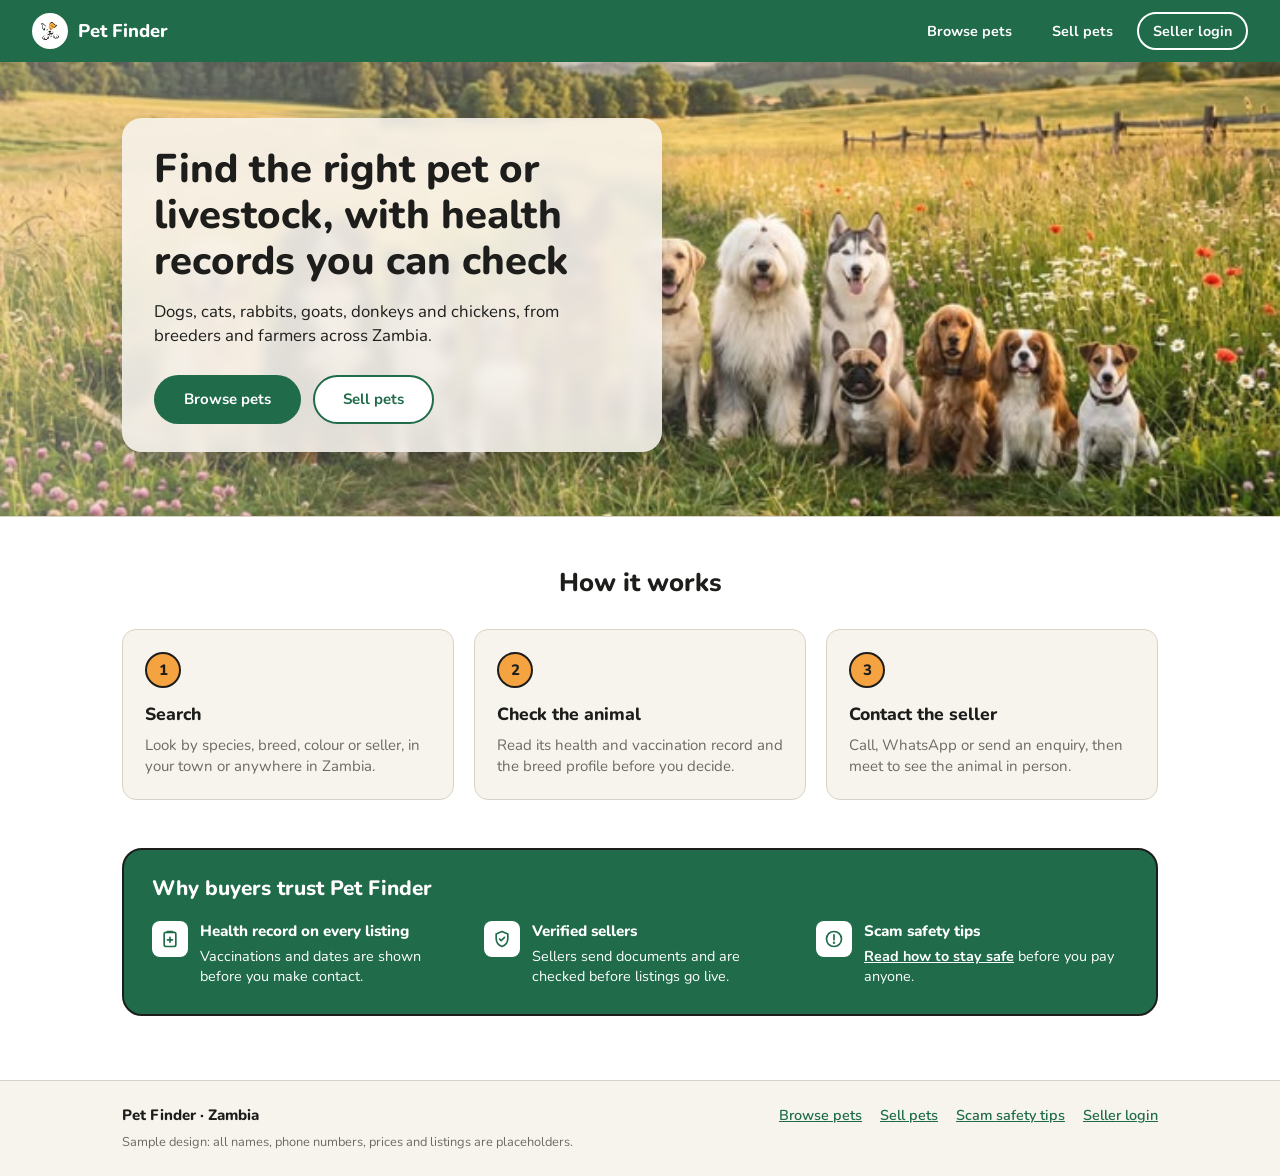
<file: src/main/resources/public/index.html>
<!DOCTYPE html>
<html lang="en">
<head>
  <meta charset="UTF-8">
  <meta name="viewport" content="width=device-width, initial-scale=1.0">
  <title>Pet Finder | Pets and livestock with health records</title>
  <link rel="preconnect" href="https://fonts.googleapis.com">
  <link rel="preconnect" href="https://fonts.gstatic.com" crossorigin>
  <link href="https://fonts.googleapis.com/css2?family=Nunito:wght@400;600;700;800&display=swap" rel="stylesheet">
  <link rel="stylesheet" href="css/styles.css">
</head>
<body>

  <header class="site-header">
    <a class="brand" href="index.html">
      <img src="images/pet-finder-logo.jpeg" alt="" class="brand-logo">
      <span>Pet Finder</span>
    </a>
    <nav class="site-nav" aria-label="Main">
      <a href="browse.html" class="nav-link">Browse pets</a>
      <a href="seller-signup.html" class="nav-link">Sell pets</a>
      <a href="seller-login.html" class="nav-link nav-link-outline">Seller login</a>
    </nav>
  </header>

  <main>
    <section class="hero">
      <div class="hero-inner">
        <div class="hero-panel">
          <h1 class="hero-title">Find the right pet or livestock, with health records you can check</h1>
          <p class="hero-intro">Dogs, cats, rabbits, goats, donkeys and chickens, from breeders and farmers across Zambia.</p>
          <div class="hero-actions">
            <a href="browse.html" class="btn btn-primary btn-large">Browse pets</a>
            <a href="seller-signup.html" class="btn btn-outline btn-large">Sell pets</a>
          </div>
        </div>
      </div>
    </section>

    <section class="page section" aria-labelledby="how-heading">
      <h2 id="how-heading" class="section-title">How it works</h2>
      <ol class="steps">
        <li class="step">
          <span class="step-number" aria-hidden="true">1</span>
          <h3 class="step-title">Search</h3>
          <p>Look by species, breed, colour or seller, in your town or anywhere in Zambia.</p>
        </li>
        <li class="step">
          <span class="step-number" aria-hidden="true">2</span>
          <h3 class="step-title">Check the animal</h3>
          <p>Read its health and vaccination record and the breed profile before you decide.</p>
        </li>
        <li class="step">
          <span class="step-number" aria-hidden="true">3</span>
          <h3 class="step-title">Contact the seller</h3>
          <p>Call, WhatsApp or send an enquiry, then meet to see the animal in person.</p>
        </li>
      </ol>

      <div class="trust" aria-labelledby="trust-heading">
        <h2 id="trust-heading" class="trust-title">Why buyers trust Pet Finder</h2>
        <ul class="trust-list">
          <li class="trust-item">
            <span class="trust-icon" aria-hidden="true">
              <svg width="20" height="20" viewBox="0 0 24 24" fill="none" stroke="currentColor" stroke-width="2" stroke-linecap="round" stroke-linejoin="round"><rect x="5" y="4" width="14" height="17" rx="2"/><path d="M9 4V3h6v1"/><path d="M12 10v6M9 13h6"/></svg>
            </span>
            <div>
              <h3 class="trust-item-title">Health record on every listing</h3>
              <p>Vaccinations and dates are shown before you make contact.</p>
            </div>
          </li>
          <li class="trust-item">
            <span class="trust-icon" aria-hidden="true">
              <svg width="20" height="20" viewBox="0 0 24 24" fill="none" stroke="currentColor" stroke-width="2" stroke-linecap="round" stroke-linejoin="round"><path d="M12 3l7 3v5c0 4.5-3 8.5-7 10-4-1.5-7-5.5-7-10V6z"/><path d="M9 12l2 2 4-4"/></svg>
            </span>
            <div>
              <h3 class="trust-item-title">Verified sellers</h3>
              <p>Sellers send documents and are checked before listings go live.</p>
            </div>
          </li>
          <li class="trust-item">
            <span class="trust-icon" aria-hidden="true">
              <svg width="20" height="20" viewBox="0 0 24 24" fill="none" stroke="currentColor" stroke-width="2" stroke-linecap="round"><circle cx="12" cy="12" r="9"/><path d="M12 7v6"/><circle cx="12" cy="16.5" r="0.5" fill="currentColor"/></svg>
            </span>
            <div>
              <h3 class="trust-item-title">Scam safety tips</h3>
              <p><a href="scam-safety.html">Read how to stay safe</a> before you pay anyone.</p>
            </div>
          </li>
        </ul>
      </div>
    </section>
  </main>

  <footer class="site-footer">
    <div class="footer-inner">
      <p class="footer-brand">Pet Finder · Zambia</p>
      <nav class="footer-nav" aria-label="Footer">
        <a href="browse.html">Browse pets</a>
        <a href="seller-signup.html">Sell pets</a>
        <a href="scam-safety.html">Scam safety tips</a>
        <a href="seller-login.html">Seller login</a>
      </nav>
      <p class="footer-note">Sample design: all names, phone numbers, prices and listings are placeholders.</p>
    </div>
  </footer>

</body>
</html>
</file>
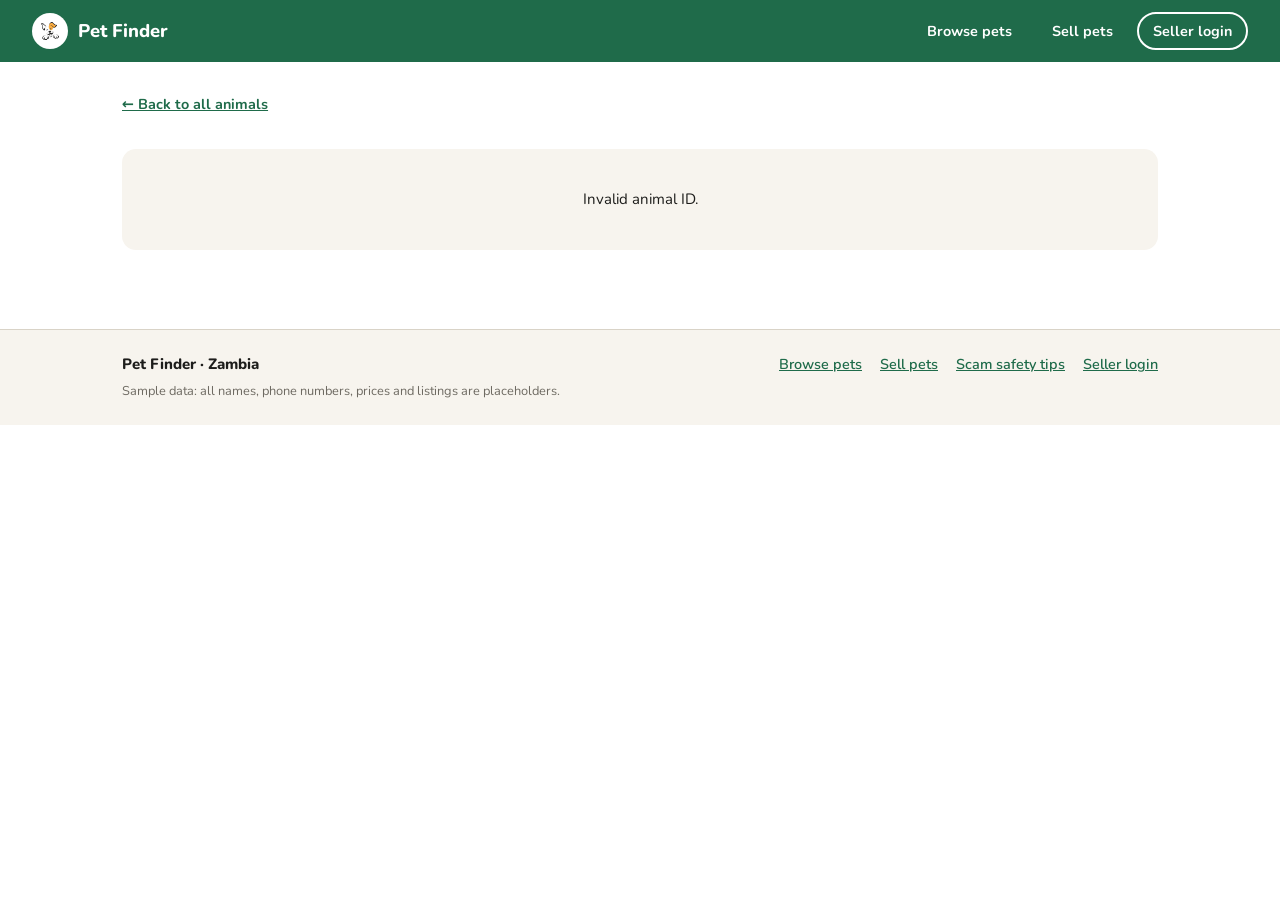
<file: src/main/resources/public/animal.html>
<!DOCTYPE html>
<html lang="en">
<head>
  <meta charset="UTF-8">
  <meta name="viewport" content="width=device-width, initial-scale=1.0">
  <title>Animal details | Pet Finder</title>
  <link rel="preconnect" href="https://fonts.googleapis.com">
  <link rel="preconnect" href="https://fonts.gstatic.com" crossorigin>
  <link href="https://fonts.googleapis.com/css2?family=Nunito:wght@400;600;700;800&display=swap" rel="stylesheet">
  <link rel="stylesheet" href="css/styles.css">
</head>
<body>

  <header class="site-header">
    <a class="brand" href="index.html">
      <img src="images/pet-finder-logo.jpeg" alt="" class="brand-logo">
      <span>Pet Finder</span>
    </a>
    <nav class="site-nav" aria-label="Main">
      <a href="browse.html" class="nav-link">Browse pets</a>
      <a href="seller-signup.html" class="nav-link">Sell pets</a>
      <a href="seller-login.html" class="nav-link nav-link-outline">Seller login</a>
    </nav>
  </header>

  <main class="page">
    <a href="browse.html" class="back-link">← Back to all animals</a>

    <!-- Shown while loading, or if the animal can't be found -->
    <p class="detail-message" id="detail-message">Loading animal…</p>

    <div id="detail" hidden>
      <div class="detail-top">
        <div class="detail-photo" id="detail-photo">
          <img id="animal-photo" alt="">
          <span class="card-placeholder" aria-hidden="true">🐾</span>
        </div>

        <div class="detail-info">
          <div class="detail-heading">
            <h1 class="detail-name" id="animal-name"></h1>
            <span class="tag tag-dot" id="status-badge"></span>
          </div>
          <p class="detail-price" id="animal-price"></p>

          <!-- Shown only when the animal is Reserved or Rehomed -->
          <div class="status-notice" id="status-notice" role="status" hidden></div>

          <dl class="fact-boxes">
            <div class="fact-box"><dt>Breed</dt><dd id="fact-breed"></dd></div>
            <div class="fact-box"><dt>Species</dt><dd id="fact-species"></dd></div>
            <div class="fact-box"><dt>Colour</dt><dd id="fact-colour"></dd></div>
            <div class="fact-box"><dt>Age group</dt><dd id="fact-age"></dd></div>
            <div class="fact-box"><dt>Sex</dt><dd id="fact-sex"></dd></div>
            <div class="fact-box" id="fact-quantity-box" hidden><dt>Available</dt><dd id="fact-quantity"></dd></div>
          </dl>

          <section class="panel" aria-labelledby="health-heading">
            <h2 class="panel-title" id="health-heading">
              <span class="panel-icon" aria-hidden="true">
                <svg width="18" height="18" viewBox="0 0 24 24" fill="none" stroke="currentColor" stroke-width="2" stroke-linecap="round" stroke-linejoin="round"><rect x="5" y="4" width="14" height="17" rx="2"/><path d="M9 4V3h6v1"/><path d="M12 10v6M9 13h6"/></svg>
              </span>
              Health and vaccination record
            </h2>
            <div class="table-scroll">
              <table class="health-table">
                <thead>
                  <tr><th scope="col">Vaccine or treatment</th><th scope="col">Date given</th></tr>
                </thead>
                <tbody id="health-rows"></tbody>
              </table>
            </div>
            <p class="panel-note">Sample record. Ask the seller to show the original vet card before you pay.</p>
          </section>

          <section class="panel" id="breed-panel" aria-labelledby="breed-heading" hidden>
            <h2 class="panel-title" id="breed-heading"></h2>
            <p id="breed-summary"></p>
            <dl class="breed-facts">
              <dt>Adult size</dt><dd id="breed-size"></dd>
              <dt>Lifespan</dt><dd id="breed-lifespan"></dd>
              <dt>Needs</dt><dd id="breed-needs"></dd>
              <dt>Good to know</dt><dd id="breed-good"></dd>
            </dl>
          </section>
        </div>
      </div>

      <div class="detail-bottom">
        <section class="panel seller-panel" aria-labelledby="seller-name">
          <p class="eyebrow">Seller</p>
          <div class="detail-heading">
            <h2 class="seller-name" id="seller-name"></h2>
            <span class="tag" id="seller-badge"></span>
          </div>
          <dl class="contact-list">
            <dt>Phone</dt><dd><a id="seller-phone"></a></dd>
            <dt>WhatsApp</dt><dd><a id="seller-whatsapp" target="_blank" rel="noopener"></a></dd>
            <dt>Email</dt><dd><a id="seller-email"></a></dd>
            <dt>Location</dt><dd id="seller-town"></dd>
          </dl>
          <div class="map-placeholder" aria-hidden="true">
            <span class="map-pin"></span>
            <span class="map-label" id="map-label">Map placeholder · approximate area</span>
          </div>
        </section>

        <section class="enquiry" aria-labelledby="enquiry-heading">
          <h2 class="enquiry-title" id="enquiry-heading">Send an enquiry</h2>
          <p class="enquiry-intro">The seller will reply by phone or WhatsApp. <a href="scam-safety.html">Read our safety tips</a> before you pay.</p>
          <p class="enquiry-closed" id="enquiry-closed" hidden>This animal has been rehomed, so the seller isn't taking enquiries for it.</p>

          <form id="enquiry-form" novalidate>
            <fieldset id="enquiry-fields">
              <label for="enquiry-name" class="field-label">Your name</label>
              <input type="text" id="enquiry-name" name="name" class="text-input" autocomplete="name" required>

              <label for="enquiry-phone" class="field-label">Your phone</label>
              <input type="tel" id="enquiry-phone" name="phone" class="text-input" placeholder="+260 9X XXX XXXX" autocomplete="tel" required>

              <label for="enquiry-message" class="field-label">Message</label>
              <textarea id="enquiry-message" name="message" class="text-input" rows="4" required></textarea>

              <p class="form-feedback" id="enquiry-feedback" role="status"></p>
              <button type="submit" class="btn btn-primary btn-large">Send enquiry</button>
            </fieldset>
          </form>
        </section>
      </div>
    </div>
  </main>

  <!-- Scam warning pop-up, shown before an enquiry is sent.
       showModal() greys out the page, closes on Escape and keeps Tab inside the pop-up. -->
  <dialog class="scam-dialog" id="scam-dialog" aria-labelledby="scam-title">
    <div class="scam-header">
      <span class="scam-icon" aria-hidden="true">
        <svg width="20" height="20" viewBox="0 0 24 24" fill="none" stroke="currentColor" stroke-width="2.2" stroke-linecap="round" stroke-linejoin="round"><path d="M12 3l7 3v5c0 4.5-3 8.5-7 10-4-1.5-7-5.5-7-10V6z"/><path d="M12 8v4"/><circle cx="12" cy="15.5" r="0.6" fill="currentColor"/></svg>
      </span>
      <h2 class="scam-title" id="scam-title">Stay safe. Don’t get scammed.</h2>
      <button type="button" class="scam-close" id="scam-close" aria-label="Close">×</button>
    </div>

    <div class="scam-body">
      <ol class="scam-tips">
        <li><strong>See the animal in person</strong> before paying.</li>
        <li><strong>Check the health and vaccination record</strong>, and ask to see the vet card.</li>
        <li><strong>Check the seller shows as Verified</strong> on Pet Finder.</li>
        <li><strong>Never send money</strong> to someone you haven’t met, including by mobile money.</li>
      </ol>

      <p class="scam-report-thanks" id="scam-report-thanks" role="status"></p>

      <div class="scam-actions">
        <button type="button" class="btn btn-primary" id="scam-understand" autofocus>I understand</button>
        <button type="button" class="btn btn-danger-outline" id="scam-report">Report this listing</button>
      </div>
    </div>
  </dialog>

  <footer class="site-footer">
    <div class="footer-inner">
      <p class="footer-brand">Pet Finder · Zambia</p>
      <nav class="footer-nav" aria-label="Footer">
        <a href="browse.html">Browse pets</a>
        <a href="seller-signup.html">Sell pets</a>
        <a href="scam-safety.html">Scam safety tips</a>
        <a href="seller-login.html">Seller login</a>
      </nav>
      <p class="footer-note">Sample data: all names, phone numbers, prices and listings are placeholders.</p>
    </div>
  </footer>

  <script src="js/data.js"></script>
  <script src="js/animal.js"></script>
</body>
</html>
</file>
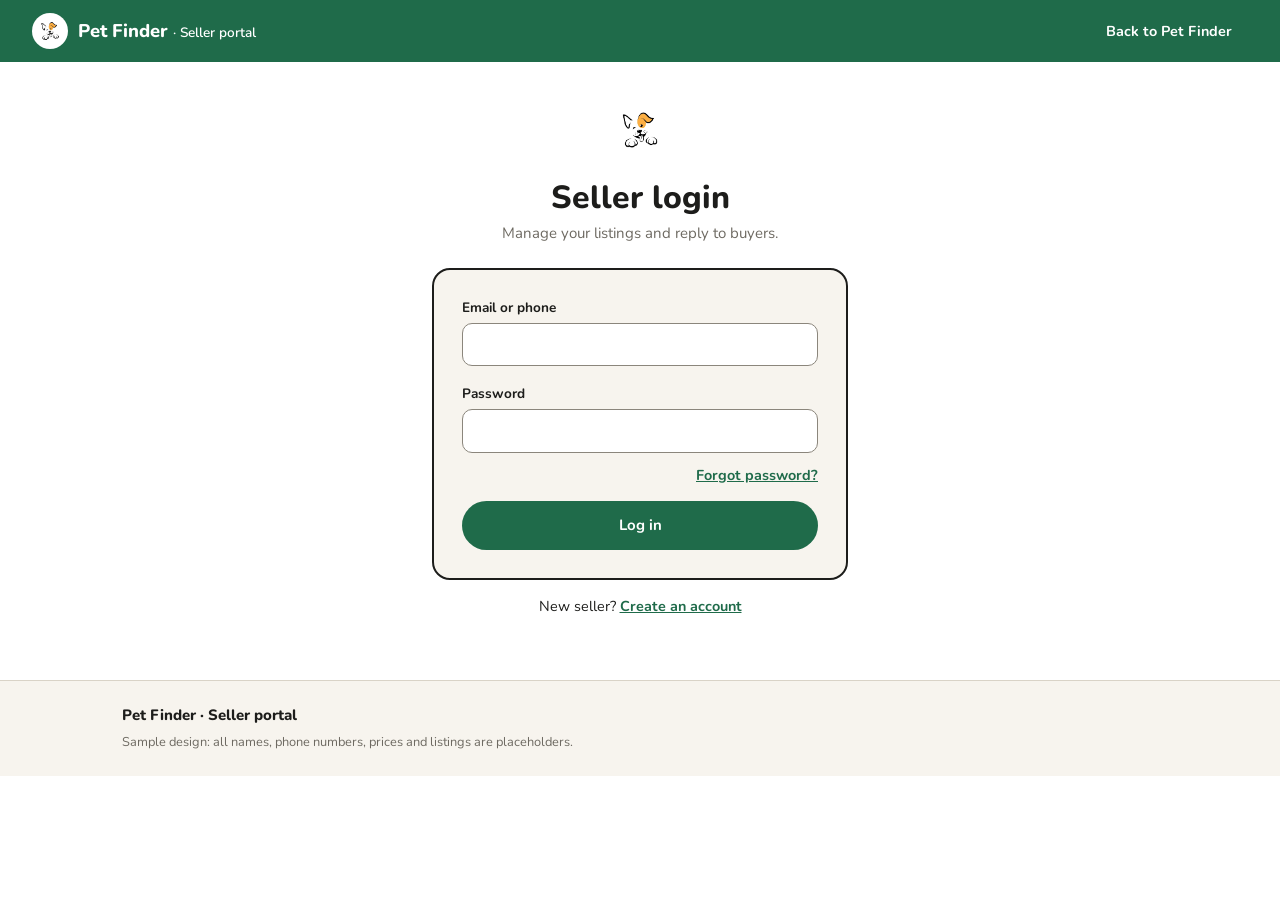
<file: src/main/resources/public/seller-login.html>
<!DOCTYPE html>
<html lang="en">
<head>
  <meta charset="UTF-8">
  <meta name="viewport" content="width=device-width, initial-scale=1.0">
  <title>Seller login | Pet Finder</title>
  <link rel="preconnect" href="https://fonts.googleapis.com">
  <link rel="preconnect" href="https://fonts.gstatic.com" crossorigin>
  <link href="https://fonts.googleapis.com/css2?family=Nunito:wght@400;600;700;800&display=swap" rel="stylesheet">
  <link rel="stylesheet" href="css/styles.css">
</head>
<body>

  <header class="site-header">
    <a class="brand" href="index.html">
      <img src="images/pet-finder-logo.jpeg" alt="" class="brand-logo">
      <span>Pet Finder <span class="brand-portal">· Seller portal</span></span>
    </a>
    <nav class="site-nav" aria-label="Main">
      <a href="index.html" class="nav-link">Back to Pet Finder</a>
    </nav>
  </header>

  <main class="page page-auth">
    <img src="images/pet-finder-logo.jpeg" alt="" class="auth-logo">
    <h1 class="page-title">Seller login</h1>
    <p class="page-intro">Manage your listings and reply to buyers.</p>

    <div class="form-card">
      <!-- Shown when the email/phone and password don't match -->
      <div class="form-alert" id="login-alert" role="alert" hidden>
        <span class="form-alert-icon" aria-hidden="true">!</span>
        <p id="login-alert-text"></p>
      </div>

      <form id="login-form" novalidate>
        <div class="field">
          <label for="login-id" class="field-label">Email or phone</label>
          <input type="text" id="login-id" name="login" class="text-input" autocomplete="username" required aria-describedby="login-id-error">
          <p class="field-error" id="login-id-error" hidden></p>
        </div>

        <div class="field">
          <label for="login-password" class="field-label">Password</label>
          <input type="password" id="login-password" name="password" class="text-input" autocomplete="current-password" required aria-describedby="login-password-error">
          <p class="field-error" id="login-password-error" hidden></p>
        </div>

        <p class="forgot-row">
          <a href="#" id="forgot-password">Forgot password?</a>
        </p>
        <p class="field-hint forgot-note" id="forgot-note" role="status"></p>

        <button type="submit" class="btn btn-primary btn-block btn-large">Log in</button>
      </form>
    </div>

    <p class="form-switch">New seller? <a href="seller-signup.html">Create an account</a></p>
  </main>

  <footer class="site-footer">
    <div class="footer-inner">
      <p class="footer-brand">Pet Finder · Seller portal</p>
      <p class="footer-note">Sample design: all names, phone numbers, prices and listings are placeholders.</p>
    </div>
  </footer>

  <script src="js/seller-login.js"></script>
</body>
</html>
</file>
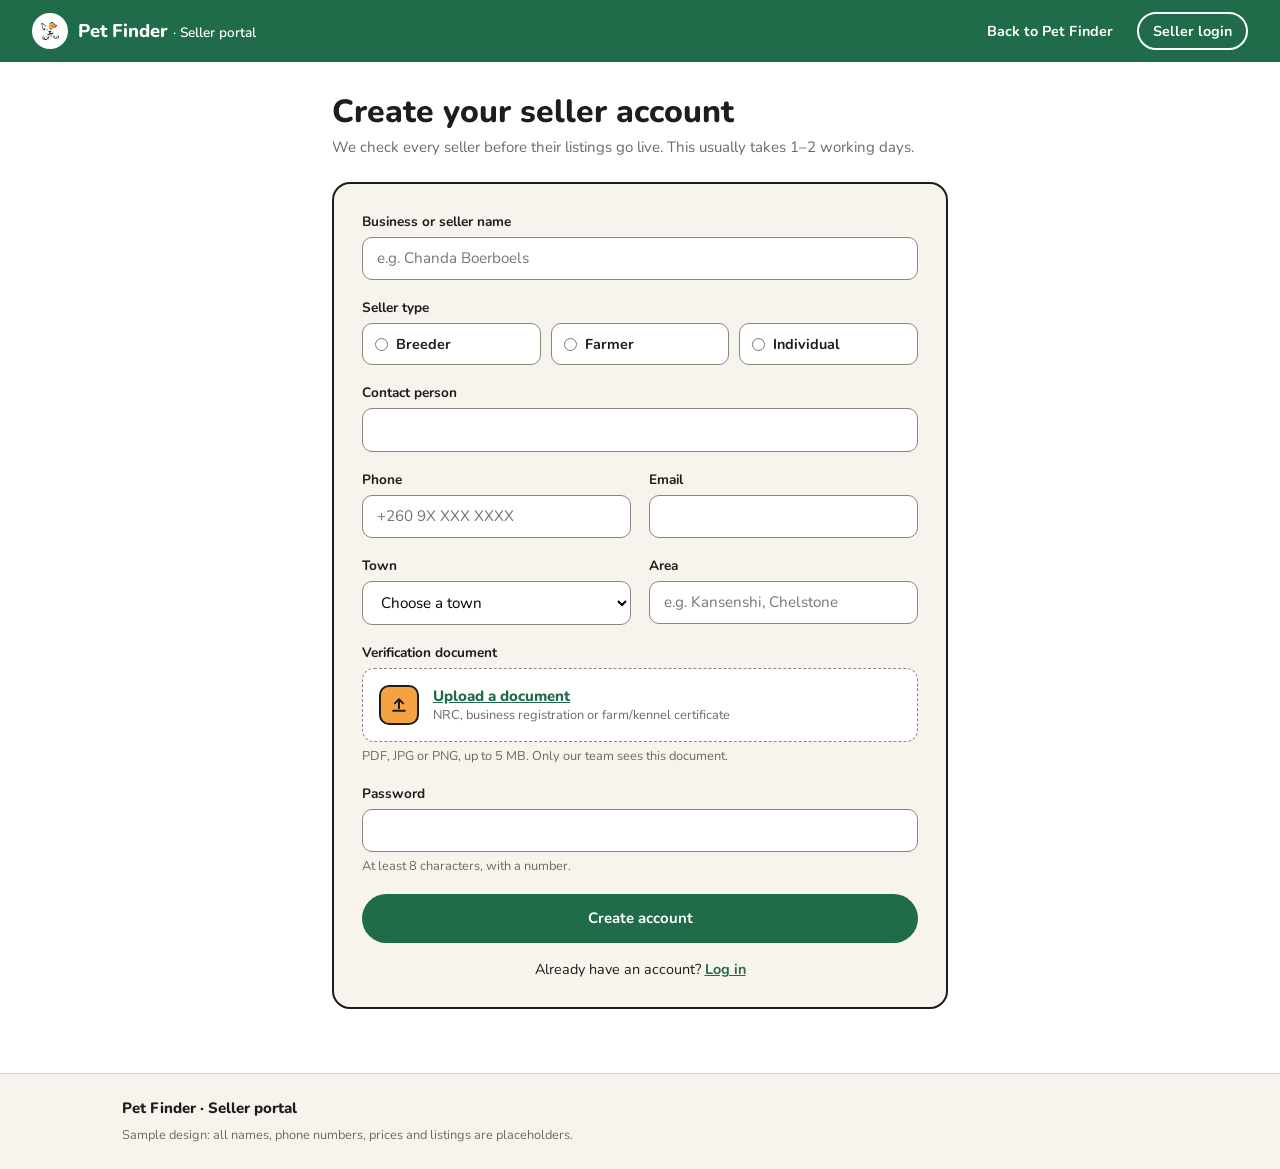
<file: src/main/resources/public/seller-signup.html>
<!DOCTYPE html>
<html lang="en">
<head>
  <meta charset="UTF-8">
  <meta name="viewport" content="width=device-width, initial-scale=1.0">
  <title>Create your seller account | Pet Finder</title>
  <link rel="preconnect" href="https://fonts.googleapis.com">
  <link rel="preconnect" href="https://fonts.gstatic.com" crossorigin>
  <link href="https://fonts.googleapis.com/css2?family=Nunito:wght@400;600;700;800&display=swap" rel="stylesheet">
  <link rel="stylesheet" href="css/styles.css">
</head>
<body>

  <header class="site-header">
    <a class="brand" href="index.html">
      <img src="images/pet-finder-logo.jpeg" alt="" class="brand-logo">
      <span>Pet Finder <span class="brand-portal">· Seller portal</span></span>
    </a>
    <nav class="site-nav" aria-label="Main">
      <a href="index.html" class="nav-link">Back to Pet Finder</a>
      <a href="seller-login.html" class="nav-link nav-link-outline">Seller login</a>
    </nav>
  </header>

  <main class="page page-narrow">
    <h1 class="page-title">Create your seller account</h1>
    <p class="page-intro">We check every seller before their listings go live. This usually takes 1–2 working days.</p>

    <div class="form-card">
      <form id="signup-form" novalidate>
        <div class="field">
          <label for="business-name" class="field-label">Business or seller name</label>
          <input type="text" id="business-name" name="businessName" class="text-input" placeholder="e.g. Chanda Boerboels" autocomplete="organization" required aria-describedby="business-name-error">
          <p class="field-error" id="business-name-error" hidden></p>
        </div>

        <fieldset class="field" id="seller-type" aria-describedby="seller-type-error">
          <legend class="field-label">Seller type</legend>
          <div class="choice-group">
            <label class="choice"><input type="radio" name="sellerType" value="Breeder" required> Breeder</label>
            <label class="choice"><input type="radio" name="sellerType" value="Farmer"> Farmer</label>
            <label class="choice"><input type="radio" name="sellerType" value="Individual"> Individual</label>
          </div>
          <p class="field-error" id="seller-type-error" hidden></p>
        </fieldset>

        <div class="field">
          <label for="contact-person" class="field-label">Contact person</label>
          <input type="text" id="contact-person" name="contactPerson" class="text-input" autocomplete="name" required aria-describedby="contact-person-error">
          <p class="field-error" id="contact-person-error" hidden></p>
        </div>

        <div class="field-row">
          <div class="field">
            <label for="phone" class="field-label">Phone</label>
            <input type="tel" id="phone" name="phone" class="text-input" placeholder="+260 9X XXX XXXX" autocomplete="tel" required aria-describedby="phone-error">
            <p class="field-error" id="phone-error" hidden></p>
          </div>
          <div class="field">
            <label for="email" class="field-label">Email</label>
            <input type="email" id="email" name="email" class="text-input" autocomplete="email" required aria-describedby="email-error">
            <p class="field-error" id="email-error" hidden></p>
          </div>
        </div>

        <div class="field-row">
          <div class="field">
            <label for="town" class="field-label">Town</label>
            <select id="town" name="town" class="text-input" required aria-describedby="town-error">
              <option value="">Choose a town</option>
              <option>Lusaka</option>
              <option>Ndola</option>
              <option>Kitwe</option>
              <option>Livingstone</option>
              <option>Kabwe</option>
              <option>Chingola</option>
              <option>Mufulira</option>
              <option>Luanshya</option>
              <option>Chipata</option>
              <option>Kasama</option>
              <option>Solwezi</option>
              <option>Mansa</option>
              <option>Mongu</option>
              <option>Choma</option>
              <option>Kafue</option>
              <option value="Other">Other (tell us in Area)</option>
            </select>
            <p class="field-error" id="town-error" hidden></p>
          </div>
          <div class="field">
            <label for="area" class="field-label">Area</label>
            <input type="text" id="area" name="area" class="text-input" placeholder="e.g. Kansenshi, Chelstone" autocomplete="address-level3" required aria-describedby="area-error">
            <p class="field-error" id="area-error" hidden></p>
          </div>
        </div>

        <div class="field">
          <span class="field-label" id="document-heading">Verification document</span>
          <label class="upload-box" id="upload-box">
            <input type="file" id="document" name="document" class="sr-only" accept=".pdf,.jpg,.jpeg,.png,application/pdf,image/jpeg,image/png" required
                   aria-labelledby="document-heading upload-text" aria-describedby="document-chosen document-hint document-error">
            <span class="upload-icon" aria-hidden="true">
              <svg width="20" height="20" viewBox="0 0 24 24" fill="none" stroke="currentColor" stroke-width="2.4" stroke-linecap="round" stroke-linejoin="round"><path d="M12 16V5M7 10l5-5 5 5M5 19h14"/></svg>
            </span>
            <span>
              <span class="upload-text" id="upload-text">Upload a document</span>
              <span class="upload-sub">NRC, business registration or farm/kennel certificate</span>
              <span class="upload-chosen" id="document-chosen"></span>
            </span>
          </label>
          <p class="field-hint" id="document-hint">PDF, JPG or PNG, up to 5 MB. Only our team sees this document.</p>
          <p class="field-error" id="document-error" hidden></p>
        </div>

        <div class="field">
          <label for="password" class="field-label">Password</label>
          <input type="password" id="password" name="password" class="text-input" autocomplete="new-password" required aria-describedby="password-hint password-error">
          <p class="field-hint" id="password-hint">At least 8 characters, with a number.</p>
          <p class="field-error" id="password-error" hidden></p>
        </div>

        <button type="submit" class="btn btn-primary btn-block btn-large">Create account</button>
      </form>

      <!-- Shown instead of the form once it's filled in correctly -->
      <div class="form-success" id="signup-success" tabindex="-1" hidden>
        <h2 class="form-success-title">Account created (demo)</h2>
        <p>Your account is pending verification. We usually check new sellers within 1–2 working days.</p>
        <p class="field-hint">This is a demo: nothing was saved and no document was uploaded.</p>
      </div>

      <p class="form-switch">Already have an account? <a href="seller-login.html">Log in</a></p>
    </div>
  </main>

  <footer class="site-footer">
    <div class="footer-inner">
      <p class="footer-brand">Pet Finder · Seller portal</p>
      <p class="footer-note">Sample design: all names, phone numbers, prices and listings are placeholders.</p>
    </div>
  </footer>

  <script src="js/seller-signup.js"></script>
</body>
</html>
</file>
<file: src/main/resources/public/css/styles.css>
/* Shared styles for Pet Finder pages */

:root {
  --green: #1f6b4a;
  --green-dark: #17543a;
  --green-soft: #e4f2ea;
  --amber-soft: #fbe6c2;
  --amber: #8a5a12;
  --sand: #ece5d8;
  --cream: #f7f4ee;
  --ink: #1d1d1b;
  --muted: #6e6a62;
  --line: #8b867c;
  --line-soft: #d9d3c7;
  --orange: #f4a340;
  --red: #b3261e;
  --radius: 14px;
  --font: "Nunito", "Segoe UI", system-ui, -apple-system, sans-serif;
}

* { box-sizing: border-box; }

/* Anything marked hidden stays hidden, even if a class gives it display: flex or grid */
[hidden] { display: none !important; }

body {
  margin: 0;
  font-family: var(--font);
  color: var(--ink);
  background: #fff;
  font-size: 15px;
  line-height: 1.4;
}

img { max-width: 100%; }

/* ---------- Header ---------- */

.site-header {
  display: flex;
  align-items: center;
  justify-content: space-between;
  flex-wrap: wrap;
  gap: 12px;
  padding: 12px 32px;
  background: var(--green);
  color: #fff;
}

.brand {
  display: flex;
  align-items: center;
  gap: 10px;
  color: #fff;
  font-weight: 800;
  font-size: 1.15rem;
  text-decoration: none;
}

.brand-logo {
  width: 36px;
  height: 36px;
  border-radius: 50%;
  object-fit: cover;
  background: #fff;
}

.site-nav {
  display: flex;
  flex-wrap: wrap;
  gap: 8px;
}

.nav-link {
  color: #fff;
  font-weight: 700;
  font-size: 0.9rem;
  text-decoration: none;
  padding: 7px 14px;
  border-radius: 999px;
  border: 2px solid transparent;
}

.nav-link:hover { background: rgba(255, 255, 255, 0.1); }
.nav-link.is-active { background: var(--green-dark); }
.nav-link-outline { border-color: #fff; }

/* ---------- Page ---------- */

.page {
  max-width: 1100px;
  margin: 0 auto;
  padding: 32px 32px 64px;
}

.page-title {
  margin: 0 0 6px;
  font-size: 2rem;
  font-weight: 800;
  line-height: 1.15;
}

.page-intro {
  margin: 0 0 24px;
  color: var(--muted);
}

.field-label {
  display: block;
  margin-bottom: 6px;
  font-weight: 700;
  font-size: 0.85rem;
}

/* ---------- Buttons and tags ---------- */

.btn {
  display: inline-flex;
  align-items: center;
  justify-content: center;
  gap: 6px;
  padding: 10px 18px;
  border-radius: 999px;
  font: inherit;
  font-weight: 700;
  text-decoration: none;
  cursor: pointer;
  border: 2px solid transparent;
}

.btn-primary { background: var(--green); color: #fff; }
.btn-primary:hover { background: var(--green-dark); }

.btn-secondary {
  background: #fff;
  color: var(--ink);
  border-color: var(--line-soft);
}
.btn-secondary:hover { border-color: var(--line); }

.btn-block { width: 100%; }

.btn-outline {
  background: #fff;
  color: var(--green);
  border-color: var(--green);
}
.btn-outline:hover { background: var(--green-soft); }

.btn-large { padding: 12px 28px; }

.tag {
  display: inline-block;
  padding: 2px 10px;
  border-radius: 999px;
  font-size: 0.75rem;
  font-weight: 700;
  border: 1.5px solid transparent;
  white-space: nowrap;
}

.tag-green { background: var(--green-soft); color: var(--green); border-color: #9cc9b0; }
.tag-amber { background: var(--amber-soft); color: var(--amber); border-color: #e5bf7d; }
.tag-outline { background: #fff; color: var(--ink); border-color: var(--line); }

:focus-visible {
  outline: 3px solid #f0a33a;
  outline-offset: 2px;
}

/* ---------- Search ---------- */

.search { margin-bottom: 24px; }

.search-row {
  display: flex;
  gap: 10px;
  max-width: 560px;
}

.search-input {
  flex: 1;
  min-width: 0;
  padding: 10px 16px;
  border: 1.5px solid var(--line);
  border-radius: 999px;
  font: inherit;
}

/* ---------- Browse layout ---------- */

.browse-layout {
  display: grid;
  grid-template-columns: 220px minmax(0, 1fr);
  gap: 28px;
  align-items: start;
}

.filters {
  background: var(--cream);
  border: 1.5px solid var(--line-soft);
  border-radius: var(--radius);
  padding: 18px;
}

.filters-title {
  margin: 0 0 14px;
  font-size: 1.1rem;
  font-weight: 800;
}

.filter-select {
  width: 100%;
  margin-bottom: 14px;
  padding: 8px 10px;
  border: 1.5px solid var(--line);
  border-radius: 8px;
  background: #fff;
  font: inherit;
  font-size: 0.9rem;
}

.filters .btn { width: 100%; }

.results-count {
  margin: 0 0 12px;
  font-weight: 700;
}

.card-grid {
  display: grid;
  grid-template-columns: repeat(auto-fill, minmax(230px, 1fr));
  gap: 20px;
}

.empty-state {
  grid-column: 1 / -1;
  padding: 40px;
  text-align: center;
  color: var(--muted);
  background: var(--cream);
  border-radius: var(--radius);
}

/* ---------- Animal card ---------- */

.card {
  display: flex;
  flex-direction: column;
  background: var(--cream);
  border: 1.5px solid var(--line);
  border-radius: var(--radius);
  overflow: hidden;
}

.card-media {
  position: relative;
  aspect-ratio: 4 / 3;
  background: var(--sand);
  border-bottom: 1.5px solid var(--line);
  display: grid;
  place-items: center;
  overflow: hidden;
}

/* Every photo fills the same box, so all cards line up */
.card-img {
  position: absolute;
  inset: 0;
  width: 100%;
  height: 100%;
  object-fit: cover;
}

.status-badge { z-index: 1; }

/* Paw icon shown only if the photo is missing or fails to load */
.card-placeholder {
  display: none;
  font-size: 2.5rem;
}
.card-media.no-image .card-img { display: none; }
.card-media.no-image .card-placeholder { display: block; }

.status-badge {
  position: absolute;
  top: 10px;
  left: 10px;
}

.card-body {
  display: flex;
  flex-direction: column;
  flex: 1;
  padding: 14px;
}

.card-heading {
  display: flex;
  justify-content: space-between;
  align-items: baseline;
  gap: 8px;
  margin-bottom: 8px;
}

.card-name {
  margin: 0;
  font-size: 1.1rem;
  font-weight: 800;
}

.card-price {
  color: var(--green);
  font-weight: 800;
  white-space: nowrap;
}

.card-facts {
  display: grid;
  grid-template-columns: auto 1fr;
  gap: 2px 12px;
  margin: 0 0 12px;
  font-size: 0.85rem;
}

.card-facts dt { color: var(--muted); }
.card-facts dd { margin: 0; font-weight: 600; }

.card-tags {
  display: flex;
  flex-direction: column;
  align-items: flex-start;
  gap: 6px;
  margin-bottom: 14px;
}

.card-link { margin-top: auto; }

/* ---------- Landing: hero ---------- */

/* Only a light cream wash over the photo so the dogs stay visible.
   The text sits on its own frosted panel so it stays easy to read. */
.hero {
  background:
    linear-gradient(90deg, rgba(247, 244, 238, 0.35) 0%, rgba(247, 244, 238, 0.05) 70%),
    url("../images/hero-background.jpg") center 70% / cover no-repeat;
  border-bottom: 1.5px solid var(--line-soft);
}

.hero-inner {
  max-width: 1100px;
  margin: 0 auto;
  padding: 56px 32px 64px;
}

.hero-panel {
  max-width: 540px;
  padding: 28px 32px;
  background: rgba(247, 244, 238, 0.88);
  -webkit-backdrop-filter: blur(6px);
  backdrop-filter: blur(6px);
  border-radius: 20px;
  box-shadow: 0 8px 24px rgba(0, 0, 0, 0.15);
}

.hero-title {
  margin: 0 0 16px;
  font-size: clamp(1.7rem, 4vw, 2.5rem);
  font-weight: 800;
  line-height: 1.15;
}

.hero-intro {
  max-width: 460px;
  margin: 0 0 28px;
  font-size: 1.05rem;
}

.hero-actions {
  display: flex;
  flex-wrap: wrap;
  gap: 12px;
}

/* ---------- Landing: how it works ---------- */

.section { padding-top: 48px; }

.section-title {
  margin: 0 0 28px;
  text-align: center;
  font-size: 1.6rem;
  font-weight: 800;
}

.steps {
  display: grid;
  grid-template-columns: repeat(auto-fit, minmax(220px, 1fr));
  gap: 20px;
  margin: 0 0 48px;
  padding: 0;
  list-style: none;
}

.step {
  background: var(--cream);
  border: 1.5px solid var(--line-soft);
  border-radius: var(--radius);
  padding: 22px;
}

.step p { margin: 0; color: var(--muted); }

.step-number {
  display: grid;
  place-items: center;
  width: 36px;
  height: 36px;
  margin-bottom: 14px;
  border-radius: 50%;
  background: var(--orange);
  border: 2px solid var(--ink);
  font-weight: 800;
}

.step-title {
  margin: 0 0 8px;
  font-size: 1.1rem;
  font-weight: 800;
}

/* ---------- Landing: trust band ---------- */

.trust {
  background: var(--green);
  color: #fff;
  border: 2px solid var(--ink);
  border-radius: 20px;
  padding: 24px 28px 28px;
}

.trust-title {
  margin: 0 0 18px;
  font-size: 1.3rem;
  font-weight: 800;
}

.trust-list {
  display: grid;
  grid-template-columns: repeat(auto-fit, minmax(220px, 1fr));
  gap: 20px;
  margin: 0;
  padding: 0;
  list-style: none;
}

.trust-item {
  display: flex;
  gap: 12px;
  align-items: flex-start;
}

.trust-icon {
  flex: none;
  display: grid;
  place-items: center;
  width: 36px;
  height: 36px;
  border-radius: 8px;
  background: #fff;
  color: var(--green);
}

.trust-item-title {
  margin: 0 0 4px;
  font-size: 0.95rem;
  font-weight: 800;
}

.trust-item p { margin: 0; font-size: 0.9rem; }
.trust a { color: #fff; font-weight: 700; }

/* ---------- Animal details ---------- */

.back-link {
  display: inline-block;
  margin-bottom: 20px;
  color: var(--green);
  font-weight: 700;
  font-size: 0.9rem;
}

.detail-message {
  padding: 40px;
  text-align: center;
  background: var(--cream);
  border-radius: var(--radius);
}

.detail-message a { color: var(--green); font-weight: 700; }

.detail-top {
  display: grid;
  grid-template-columns: minmax(0, 1.1fr) minmax(0, 1fr);
  gap: 32px;
  align-items: start;
}

.detail-photo {
  position: relative;
  display: grid;
  place-items: center;
  aspect-ratio: 4 / 3;
  background: var(--sand);
  border: 2px solid var(--ink);
  border-radius: 18px;
  box-shadow: 6px 6px 0 var(--ink);
  overflow: hidden;
}

.detail-photo img {
  position: absolute;
  inset: 0;
  width: 100%;
  height: 100%;
  object-fit: cover;
}

.detail-photo.no-image img { display: none; }
.detail-photo.no-image .card-placeholder { display: block; font-size: 4rem; }
.detail-photo.is-rehomed img { filter: grayscale(1); opacity: 0.7; }

.detail-heading {
  display: flex;
  flex-wrap: wrap;
  align-items: center;
  gap: 10px;
}

.detail-name {
  margin: 0;
  font-size: 2.2rem;
  font-weight: 800;
  line-height: 1.1;
}

.detail-price {
  margin: 8px 0 18px;
  color: var(--green);
  font-size: 1.8rem;
  font-weight: 800;
}

.tag-grey { background: #e6e4e0; color: #4a4741; border-color: #b9b5ad; }

/* Small coloured dot before the status text */
.tag-dot::before {
  content: "";
  display: inline-block;
  width: 7px;
  height: 7px;
  margin-right: 6px;
  border-radius: 50%;
  background: currentColor;
  vertical-align: 1px;
}

.status-notice {
  margin-bottom: 18px;
  padding: 12px 16px;
  border-radius: 12px;
  border: 2px solid;
  font-size: 0.95rem;
}

.status-notice-reserved { background: var(--amber-soft); border-color: #e5bf7d; color: #5c3c0a; }
.status-notice-rehomed { background: #e6e4e0; border-color: #8b867c; color: var(--ink); }

.fact-boxes {
  display: grid;
  grid-template-columns: repeat(3, minmax(0, 1fr));
  gap: 10px;
  margin: 0 0 18px;
}

.fact-box {
  padding: 10px 12px;
  background: var(--cream);
  border: 1.5px solid var(--line-soft);
  border-radius: 10px;
}

.fact-box dt { color: var(--muted); font-size: 0.75rem; }
.fact-box dd { margin: 0; font-weight: 800; }

.panel {
  margin-bottom: 18px;
  padding: 20px;
  background: var(--cream);
  border: 1.5px solid var(--line-soft);
  border-radius: 16px;
}

.panel p { margin: 0 0 10px; font-size: 0.9rem; }

.panel-title {
  display: flex;
  align-items: center;
  gap: 10px;
  margin: 0 0 12px;
  font-size: 1.1rem;
  font-weight: 800;
}

.panel-icon {
  display: grid;
  place-items: center;
  width: 32px;
  height: 32px;
  border: 1.5px solid var(--ink);
  border-radius: 8px;
  background: #fff;
  color: var(--green);
}

.panel .panel-note {
  margin: 10px 0 0;
  color: var(--muted);
  font-size: 0.8rem;
}

.table-scroll { overflow-x: auto; }

.health-table {
  width: 100%;
  border-collapse: collapse;
  font-size: 0.9rem;
}

.health-table th {
  padding: 8px 4px;
  text-align: left;
  color: var(--muted);
  font-size: 0.72rem;
  font-weight: 700;
  letter-spacing: 0.04em;
  text-transform: uppercase;
}

.health-table td {
  padding: 9px 4px;
  border-top: 1px solid var(--line-soft);
}

.breed-facts,
.contact-list {
  display: grid;
  grid-template-columns: auto 1fr;
  gap: 6px 16px;
  margin: 0;
  font-size: 0.9rem;
}

.breed-facts dt,
.contact-list dt { font-weight: 800; }
.breed-facts dd,
.contact-list dd { margin: 0; }

.detail-bottom {
  display: grid;
  grid-template-columns: repeat(2, minmax(0, 1fr));
  gap: 24px;
  align-items: start;
  margin-top: 24px;
}

.eyebrow {
  margin: 0 0 6px;
  color: var(--muted);
  font-size: 0.75rem;
  font-weight: 800;
  letter-spacing: 0.06em;
  text-transform: uppercase;
}

.seller-name {
  margin: 0;
  font-size: 1.3rem;
  font-weight: 800;
}

.seller-panel .detail-heading { margin-bottom: 14px; }
.contact-list a { color: var(--green); font-weight: 600; word-break: break-all; }

/* Simple drawn map until a real one is added */
.map-placeholder {
  position: relative;
  height: 160px;
  margin-top: 16px;
  border: 2px solid var(--ink);
  border-radius: 12px;
  background:
    linear-gradient(#fff, #fff) 0 50% / 100% 6px no-repeat,
    linear-gradient(#fff, #fff) 38% 0 / 6px 100% no-repeat,
    #e1ebe2;
  overflow: hidden;
}

.map-pin {
  position: absolute;
  left: calc(38% - 11px);
  top: 26%;
  width: 24px;
  height: 24px;
  background: var(--orange);
  border: 2px solid var(--ink);
  border-radius: 50% 50% 50% 0;
  transform: rotate(-45deg);
}

.map-label {
  position: absolute;
  left: 10px;
  bottom: 10px;
  padding: 2px 10px;
  background: #fff;
  border: 1.5px solid var(--ink);
  border-radius: 999px;
  font-size: 0.75rem;
  font-weight: 700;
}

.enquiry {
  padding: 22px;
  background: #fff;
  border: 2px solid var(--ink);
  border-radius: 16px;
}

.enquiry-title {
  margin: 0 0 8px;
  font-size: 1.3rem;
  font-weight: 800;
}

.enquiry-intro { margin: 0 0 16px; color: var(--muted); font-size: 0.9rem; }
.enquiry-intro a { color: var(--green); font-weight: 700; }

.enquiry-closed {
  margin: 0 0 16px;
  padding: 10px 14px;
  background: #e6e4e0;
  border-radius: 10px;
  font-weight: 700;
}

.enquiry fieldset {
  margin: 0;
  padding: 0;
  border: 0;
  min-width: 0;
}

.enquiry fieldset:disabled { opacity: 0.55; }

.text-input {
  display: block;
  width: 100%;
  margin-bottom: 14px;
  padding: 10px 14px;
  border: 1.5px solid var(--line);
  border-radius: 10px;
  font: inherit;
  font-size: 0.95rem;
}

textarea.text-input { resize: vertical; }

.form-feedback {
  margin: 0 0 12px;
  font-size: 0.9rem;
  font-weight: 700;
  color: var(--green);
}
.form-feedback:empty { display: none; }
.form-feedback.is-error { color: #a3261b; }

/* ---------- Scam warning pop-up ---------- */

body.has-dialog { overflow: hidden; }

.scam-dialog {
  width: min(460px, calc(100% - 32px));
  max-height: calc(100% - 32px);
  padding: 0;
  border: 2px solid var(--ink);
  border-radius: 18px;
  box-shadow: 6px 6px 0 var(--ink);
  color: var(--ink);
  overflow: auto;
}

.scam-dialog::backdrop { background: rgba(0, 0, 0, 0.55); }

.scam-header {
  display: flex;
  align-items: center;
  gap: 12px;
  padding: 16px 18px;
  background: var(--red);
  color: #fff;
}

.scam-icon {
  flex: none;
  display: grid;
  place-items: center;
  width: 38px;
  height: 38px;
  border-radius: 50%;
  background: #fff;
  color: var(--red);
  border: 2px solid var(--ink);
}

.scam-title {
  flex: 1;
  margin: 0;
  font-size: 1.25rem;
  font-weight: 800;
}

.scam-close {
  flex: none;
  width: 36px;
  height: 36px;
  border: 2px solid transparent;
  border-radius: 50%;
  background: transparent;
  color: #fff;
  font: inherit;
  font-size: 1.6rem;
  line-height: 1;
  cursor: pointer;
}
.scam-close:hover { border-color: #fff; }

.scam-body { padding: 20px 22px 22px; }

.scam-tips {
  margin: 0 0 18px;
  padding: 0;
  list-style: none;
  counter-reset: tip;
}

.scam-tips li {
  position: relative;
  margin-bottom: 12px;
  padding-left: 40px;
  font-size: 0.92rem;
  counter-increment: tip;
}

.scam-tips li::before {
  content: counter(tip);
  position: absolute;
  left: 0;
  top: -2px;
  display: grid;
  place-items: center;
  width: 26px;
  height: 26px;
  border-radius: 50%;
  background: var(--orange);
  border: 2px solid var(--ink);
  font-size: 0.8rem;
  font-weight: 800;
}

.scam-report-thanks {
  margin: 0 0 14px;
  padding: 10px 14px;
  background: var(--green-soft);
  border-radius: 10px;
  color: var(--green);
  font-weight: 700;
  font-size: 0.9rem;
}
.scam-report-thanks:empty { display: none; }

.scam-actions {
  display: grid;
  grid-template-columns: repeat(auto-fit, minmax(150px, 1fr));
  gap: 12px;
}

.btn-danger-outline {
  background: #fff;
  color: var(--red);
  border-color: var(--red);
}
.btn-danger-outline:hover { background: #fbeceb; }
.btn:disabled { opacity: 0.55; cursor: default; }

/* ---------- Forms (seller sign-up) ---------- */

/* Hidden on screen but still read by screen readers and reachable by keyboard */
.sr-only {
  position: absolute;
  width: 1px;
  height: 1px;
  margin: -1px;
  padding: 0;
  overflow: hidden;
  clip: rect(0 0 0 0);
  white-space: nowrap;
  border: 0;
}

.brand-portal { font-size: 0.85rem; font-weight: 600; }

.page-narrow { max-width: 680px; }

.form-card {
  padding: 28px;
  background: var(--cream);
  border: 2px solid var(--ink);
  border-radius: 18px;
}

.field {
  margin: 0 0 18px;
  padding: 0;
  border: 0;
  min-width: 0;
}

legend.field-label { padding: 0; }

.form-card .text-input { margin-bottom: 0; background: #fff; }

.field-row {
  display: grid;
  grid-template-columns: repeat(2, minmax(0, 1fr));
  gap: 0 18px;
}

.field-hint {
  margin: 6px 0 0;
  color: var(--muted);
  font-size: 0.8rem;
}

.field-error {
  margin: 6px 0 0;
  color: var(--red);
  font-size: 0.85rem;
  font-weight: 700;
}

.field-error::before { content: "⚠ "; }

.text-input[aria-invalid="true"],
.upload-box.is-invalid,
fieldset[aria-invalid="true"] .choice {
  border-color: var(--red);
  border-width: 2px;
}

.choice-group {
  display: grid;
  grid-template-columns: repeat(3, minmax(0, 1fr));
  gap: 10px;
}

.choice {
  display: flex;
  align-items: center;
  gap: 8px;
  padding: 10px 12px;
  background: #fff;
  border: 1.5px solid var(--line);
  border-radius: 10px;
  font-weight: 700;
  font-size: 0.9rem;
  cursor: pointer;
}

.choice input { accent-color: var(--green); margin: 0; }

.choice:has(input:checked) {
  background: var(--green-soft);
  border-color: var(--green);
  border-width: 2px;
}

.choice:has(input:focus-visible) {
  outline: 3px solid #f0a33a;
  outline-offset: 2px;
}

.upload-box {
  display: flex;
  align-items: center;
  gap: 14px;
  padding: 16px;
  background: #fff;
  border: 1.5px dashed var(--line);
  border-radius: 12px;
  cursor: pointer;
}

.upload-box:hover { border-color: var(--green); }

.upload-box:has(input:focus-visible) {
  outline: 3px solid #f0a33a;
  outline-offset: 2px;
}

.upload-icon {
  flex: none;
  display: grid;
  place-items: center;
  width: 40px;
  height: 40px;
  background: var(--orange);
  border: 2px solid var(--ink);
  border-radius: 10px;
}

.upload-text {
  display: block;
  color: var(--green);
  font-weight: 800;
  text-decoration: underline;
}

.upload-sub {
  display: block;
  color: var(--muted);
  font-size: 0.8rem;
}

.upload-chosen {
  display: block;
  margin-top: 4px;
  font-size: 0.85rem;
  font-weight: 700;
  word-break: break-all;
}
.upload-chosen:empty { display: none; }

.form-switch {
  margin: 16px 0 0;
  text-align: center;
  font-size: 0.9rem;
}

.form-switch a { color: var(--green); font-weight: 700; }

.form-success {
  padding: 20px;
  background: var(--green-soft);
  border: 2px solid var(--green);
  border-radius: 12px;
}

.form-success p { margin: 0 0 8px; }

.form-success-title {
  margin: 0 0 8px;
  color: var(--green);
  font-size: 1.2rem;
  font-weight: 800;
}

/* ---------- Seller login ---------- */

.page-auth {
  max-width: 480px;
  text-align: center;
}

.page-auth .form-card { text-align: left; }

.auth-logo {
  width: 72px;
  height: 72px;
  margin-bottom: 8px;
  border-radius: 50%;
  object-fit: cover;
}

.form-alert {
  display: flex;
  gap: 10px;
  align-items: flex-start;
  margin-bottom: 18px;
  padding: 12px 14px;
  background: #fbeceb;
  border: 2px solid var(--red);
  border-radius: 12px;
  color: #7a1a14;
  font-size: 0.9rem;
  font-weight: 700;
}

.form-alert p { margin: 0; }

.form-alert-icon {
  flex: none;
  display: grid;
  place-items: center;
  width: 22px;
  height: 22px;
  border: 2px solid var(--red);
  border-radius: 50%;
  color: var(--red);
  font-size: 0.8rem;
  font-weight: 800;
}

.forgot-row {
  margin: -6px 0 16px;
  text-align: right;
  font-size: 0.9rem;
}

.forgot-row a { color: var(--green); font-weight: 700; }

.forgot-note { margin: -10px 0 14px; text-align: right; }
.forgot-note:empty { display: none; }

/* ---------- Seller dashboard ---------- */

.nav-user {
  align-self: center;
  margin-right: 6px;
  font-weight: 700;
  font-size: 0.9rem;
}

.verify-banner {
  display: flex;
  align-items: center;
  gap: 14px;
  margin: 16px 0 32px;
  padding: 16px 20px;
  border: 2px solid;
  border-radius: 14px;
}

.verify-banner.is-pending { background: #fdf1dc; border-color: #d9a54a; }
.verify-banner.is-verified { background: var(--green-soft); border-color: #7fb898; }

.verify-icon {
  flex: none;
  display: grid;
  place-items: center;
  width: 42px;
  height: 42px;
  border: 2px solid var(--ink);
  border-radius: 50%;
}

.is-pending .verify-icon { background: var(--orange); color: var(--ink); }
.is-verified .verify-icon { background: var(--green); color: #fff; }

.verify-heading {
  display: flex;
  flex-wrap: wrap;
  align-items: center;
  gap: 8px;
  margin: 0 0 4px;
  font-size: 1.05rem;
  font-weight: 800;
}

.verify-text { margin: 0; font-size: 0.92rem; }

.section-heading {
  display: flex;
  flex-wrap: wrap;
  align-items: center;
  justify-content: space-between;
  gap: 12px;
  margin-bottom: 14px;
}

.section-heading-title {
  margin: 0;
  font-size: 1.4rem;
  font-weight: 800;
}

.table-card {
  background: #fff;
  border: 1.5px solid var(--line-soft);
  border-radius: 14px;
  overflow: hidden;
}

.listings-table {
  width: 100%;
  min-width: 720px;
  border-collapse: collapse;
  font-size: 0.9rem;
}

.listings-table th {
  padding: 12px 14px;
  background: var(--cream);
  color: var(--muted);
  font-size: 0.72rem;
  font-weight: 700;
  letter-spacing: 0.04em;
  text-align: left;
  text-transform: uppercase;
}

.listings-table td {
  padding: 12px 14px;
  border-top: 1px solid var(--line-soft);
  vertical-align: middle;
}

.listing-animal {
  display: flex;
  align-items: center;
  gap: 12px;
}

.listing-thumb {
  flex: none;
  width: 44px;
  height: 44px;
  border-radius: 8px;
  background: var(--sand);
  object-fit: cover;
}

.listing-name { display: block; font-weight: 800; }

.listing-sub {
  display: block;
  color: var(--muted);
  font-size: 0.8rem;
}

.listing-type { display: block; font-weight: 600; }

.listing-health.is-missing { color: var(--red); font-weight: 700; }

.listing-actions {
  display: flex;
  flex-wrap: wrap;
  gap: 8px;
}

.btn-small {
  padding: 5px 12px;
  font-size: 0.82rem;
}

.listings-empty {
  padding: 28px;
  text-align: center;
  color: var(--muted);
}

/* Briefly highlight a listing that was just published */
.listings-table tr.is-new { animation: new-row 3s ease-out; }
@keyframes new-row { from { background: var(--green-soft); } to { background: transparent; } }

.form-success-note {
  margin: 0 0 14px;
  padding: 12px 16px;
  background: var(--green-soft);
  border: 2px solid var(--green);
  border-radius: 12px;
  color: var(--green);
  font-weight: 700;
}

/* ---------- Add animal form ---------- */

.add-animal-card {
  max-width: 680px;
  margin-top: 32px;
}

.add-animal-card .section-heading-title { margin-bottom: 18px; }

.field-row-3 { grid-template-columns: repeat(3, minmax(0, 1fr)); }
.choice-group-2 { grid-template-columns: repeat(2, minmax(0, 1fr)); max-width: 360px; }

.price-input {
  display: flex;
  max-width: 260px;
}

.price-prefix {
  display: grid;
  place-items: center;
  padding: 0 14px;
  background: var(--sand);
  border: 1.5px solid var(--line);
  border-right: 0;
  border-radius: 10px 0 0 10px;
  font-weight: 800;
}

.price-input .text-input { border-radius: 0 10px 10px 0; }

.health-fieldset {
  margin: 0 0 18px;
  padding: 14px 18px 18px;
  background: #fff;
  border: 1.5px solid var(--line-soft);
  border-radius: 14px;
  min-width: 0;
}

.health-fieldset legend { padding: 0 6px; }
.health-fieldset.is-invalid { border-color: var(--red); border-width: 2px; }
.health-fieldset > .field-error { margin: 0 0 12px; }

.health-row {
  display: grid;
  grid-template-columns: minmax(0, 1fr) minmax(0, 1fr) auto;
  gap: 0 14px;
  align-items: start;
}

.health-row .field { margin-bottom: 14px; }

/* Line the Remove button up with the inputs, below the labels */
.health-remove { margin-top: 30px; }

.form-actions {
  display: flex;
  flex-wrap: wrap;
  gap: 12px;
}

.form-actions .btn-primary { flex: 1; }

/* ---------- Dashboard: Add animal + Enquiries ---------- */

.dashboard-lower {
  display: grid;
  grid-template-columns: minmax(0, 1fr);
  gap: 28px;
  align-items: start;
  margin-top: 36px;
}

.dashboard-lower .add-animal-card { margin-top: 0; max-width: none; }

/* While the Add animal form is open: form on the left, enquiries in a narrow column on the right */
.dashboard-lower:has(> .add-animal-card:not([hidden])) {
  grid-template-columns: minmax(0, 1.7fr) minmax(0, 1fr);
}

.enquiries-note { margin: 4px 0 14px; }

.enquiries-empty {
  padding: 24px;
  background: var(--cream);
  border-radius: var(--radius);
  color: var(--muted);
  text-align: center;
}

.enquiry-list {
  display: grid;
  grid-template-columns: repeat(auto-fill, minmax(280px, 1fr));
  gap: 14px;
  margin: 0;
  padding: 0;
  list-style: none;
}

.dashboard-lower:has(> .add-animal-card:not([hidden])) .enquiry-list { grid-template-columns: minmax(0, 1fr); }

.enquiry-card {
  height: 100%;
  padding: 16px 18px;
  background: #fff;
  border: 1.5px solid var(--line-soft);
  border-radius: 14px;
}

.enquiry-top {
  display: flex;
  justify-content: space-between;
  align-items: baseline;
  gap: 10px;
}

.enquiry-buyer { margin: 0; font-size: 1rem; font-weight: 800; }

.enquiry-date {
  flex: none;
  color: var(--muted);
  font-size: 0.78rem;
}

.enquiry-about {
  margin: 4px 0 8px;
  color: var(--green);
  font-size: 0.82rem;
  font-weight: 800;
}

.enquiry-about a { color: inherit; }

.enquiry-message {
  margin: 0 0 12px;
  font-size: 0.92rem;
  overflow-wrap: anywhere;
}

.enquiry-actions {
  display: flex;
  flex-wrap: wrap;
  gap: 8px;
}

/* ---------- Footer ---------- */

.site-footer {
  background: var(--cream);
  border-top: 1.5px solid var(--line-soft);
}

.footer-inner {
  display: flex;
  flex-wrap: wrap;
  justify-content: space-between;
  align-items: baseline;
  gap: 8px 24px;
  max-width: 1100px;
  margin: 0 auto;
  padding: 24px 32px;
}

.footer-brand { margin: 0; font-weight: 800; }

.footer-nav {
  display: flex;
  flex-wrap: wrap;
  gap: 8px 18px;
}

.footer-nav a {
  color: var(--green);
  font-size: 0.9rem;
  font-weight: 600;
}

.footer-note {
  flex-basis: 100%;
  margin: 0;
  color: var(--muted);
  font-size: 0.8rem;
}

/* ---------- Small screens ---------- */

@media (max-width: 720px) {
  .site-header { padding: 12px 16px; }
  .page { padding: 24px 16px 48px; }
  /* On phones the photo sits at the bottom, under the text panel, so the dogs aren't hidden */
  .hero {
    background-color: var(--cream);
    background-size: auto, 140% auto;
    background-position: center, center bottom;
  }
  .hero-inner { padding: 24px 16px 260px; }
  .hero-panel { padding: 22px 20px; }
  .steps { grid-template-columns: minmax(0, 1fr); }
  .detail-top,
  .detail-bottom { grid-template-columns: minmax(0, 1fr); }
  .fact-boxes { grid-template-columns: repeat(2, minmax(0, 1fr)); }
  .detail-name { font-size: 1.8rem; }
  .field-row,
  .choice-group,
  .health-row { grid-template-columns: minmax(0, 1fr); }
  .health-remove { margin: 0 0 14px; justify-self: start; }
  .dashboard-lower:has(> .add-animal-card:not([hidden])) { grid-template-columns: minmax(0, 1fr); }
  .form-card { padding: 20px 16px; }

  /* Listings table: each row becomes a small card, with its column name beside each value */
  .listings-table { min-width: 0; }
  .listings-table thead { position: absolute; width: 1px; height: 1px; overflow: hidden; clip: rect(0 0 0 0); }
  .listings-table tr { display: block; padding: 12px 14px; border-top: 1px solid var(--line-soft); }
  .listings-table tr:first-child { border-top: 0; }
  .listings-table td { display: grid; grid-template-columns: 110px minmax(0, 1fr); gap: 8px; padding: 6px 0; border: 0; }
  .listings-table td:first-child { display: block; padding-bottom: 10px; }
  .listings-table td[data-label]::before {
    content: attr(data-label);
    color: var(--muted);
    font-size: 0.72rem;
    font-weight: 700;
    letter-spacing: 0.04em;
    text-transform: uppercase;
    align-self: center;
  }
  .listings-table .tag { justify-self: start; }
  .listings-empty { display: block !important; }
  .footer-inner { padding: 20px 16px; }
  .browse-layout { grid-template-columns: minmax(0, 1fr); }
  .card-grid { grid-template-columns: repeat(auto-fill, minmax(200px, 1fr)); }
}
</file>
